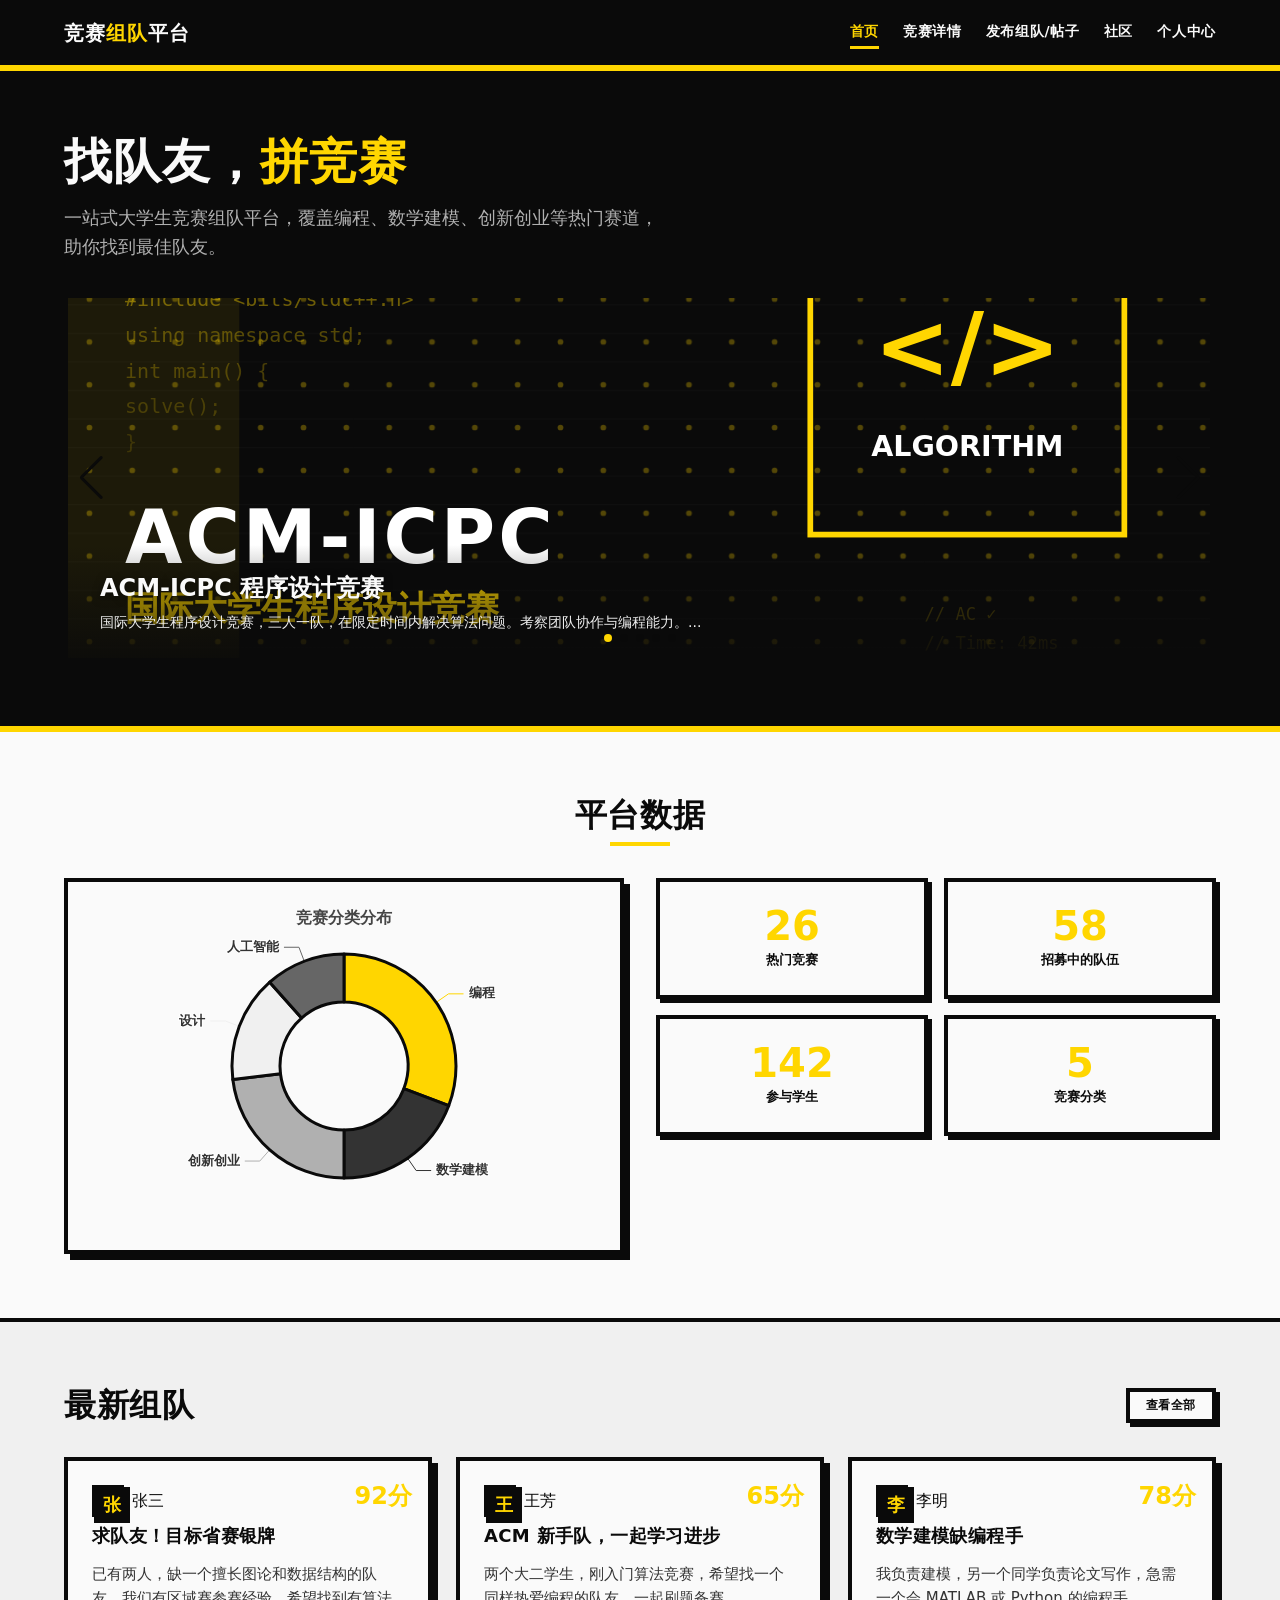
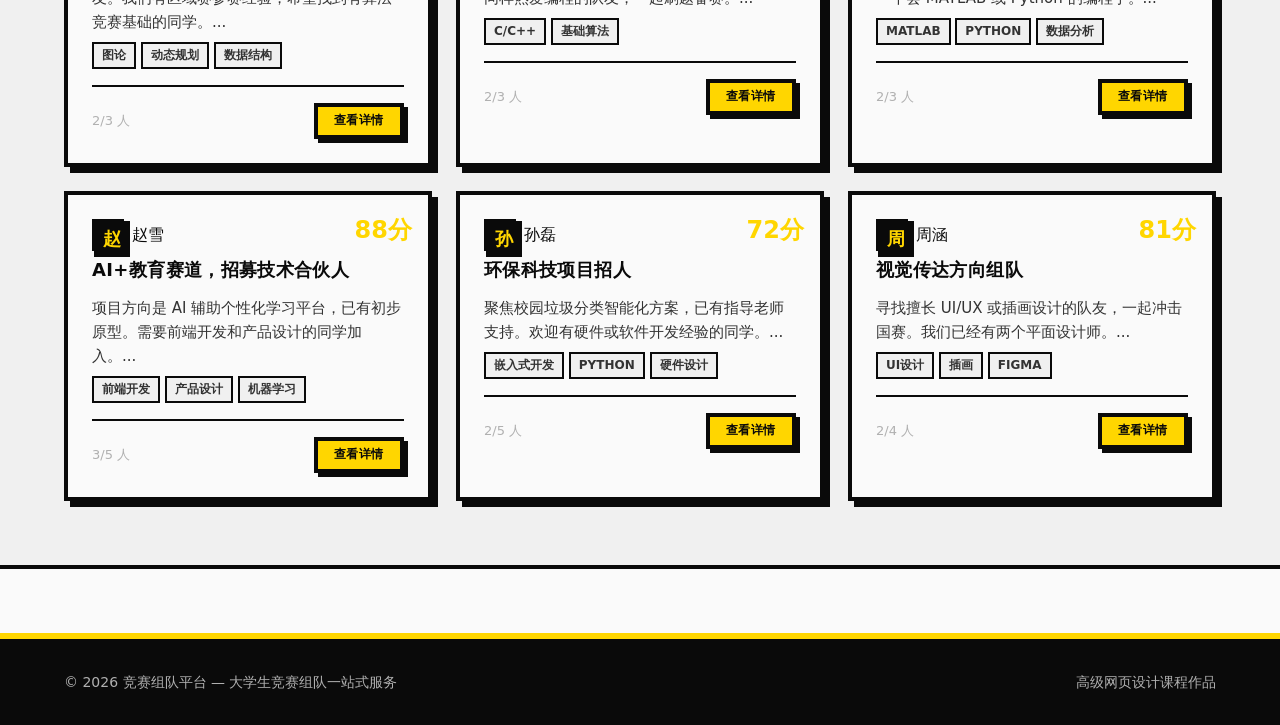
<file: index.html>
<!DOCTYPE html>
<html lang="zh-CN">
<head>
  <meta charset="UTF-8">
  <meta name="viewport" content="width=device-width, initial-scale=1.0">
  <title>竞赛组队平台 — 首页</title>
  <link rel="stylesheet" href="assets/styles/base.css">
  <link rel="stylesheet" href="assets/styles/components.css">
  <link rel="stylesheet" href="assets/styles/pages.css">
  <link rel="stylesheet" href="public/vendor/swiper/swiper-bundle.min.css">
</head>
<body>
  <main class="site-main">
    <!-- Hero 区域 -->
    <section class="hero">
      <div class="container">
        <h1 class="hero__title">找队友，<span>拼竞赛</span></h1>
        <p class="hero__subtitle">一站式大学生竞赛组队平台，覆盖编程、数学建模、创新创业等热门赛道，助你找到最佳队友。</p>
        <!-- Swiper 轮播 -->
        <div class="swiper hero-swiper">
          <div class="swiper-wrapper">
            <div class="swiper-slide">ACM-ICPC 程序设计竞赛</div>
            <div class="swiper-slide">全国大学生数学建模竞赛</div>
            <div class="swiper-slide">互联网+ 创新创业大赛</div>
            <div class="swiper-slide">大学生广告设计大赛</div>
            <div class="swiper-slide">计算机设计大赛</div>
          </div>
          <div class="swiper-pagination"></div>
          <div class="swiper-button-prev"></div>
          <div class="swiper-button-next"></div>
        </div>
      </div>
    </section>

    <!-- 数据概览 -->
    <section class="stats-section">
      <div class="container">
        <h2 class="stats-section__title">平台数据</h2>
        <div class="stats-grid">
          <div class="chart-container">
            <div id="category-chart" style="width: 100%; height: 320px;"></div>
          </div>
          <div class="stat-cards" id="stat-cards">
            <!-- JS 动态渲染 -->
          </div>
        </div>
      </div>
    </section>

    <!-- 最新组队 -->
    <section class="teasers-section">
      <div class="container">
        <div class="teasers-section__header">
          <h2>最新组队</h2>
          <a href="views/match.html" class="btn btn--outline btn--sm">查看全部</a>
        </div>
        <div class="grid grid--3" id="team-teasers">
          <!-- JS 动态渲染 -->
        </div>
      </div>
    </section>
  </main>

  <script src="public/vendor/swiper/swiper-bundle.min.js"></script>
  <script src="public/vendor/echarts/echarts.min.js"></script>
  <script type="module" src="js/index.js"></script>
</body>
</html>
</file>
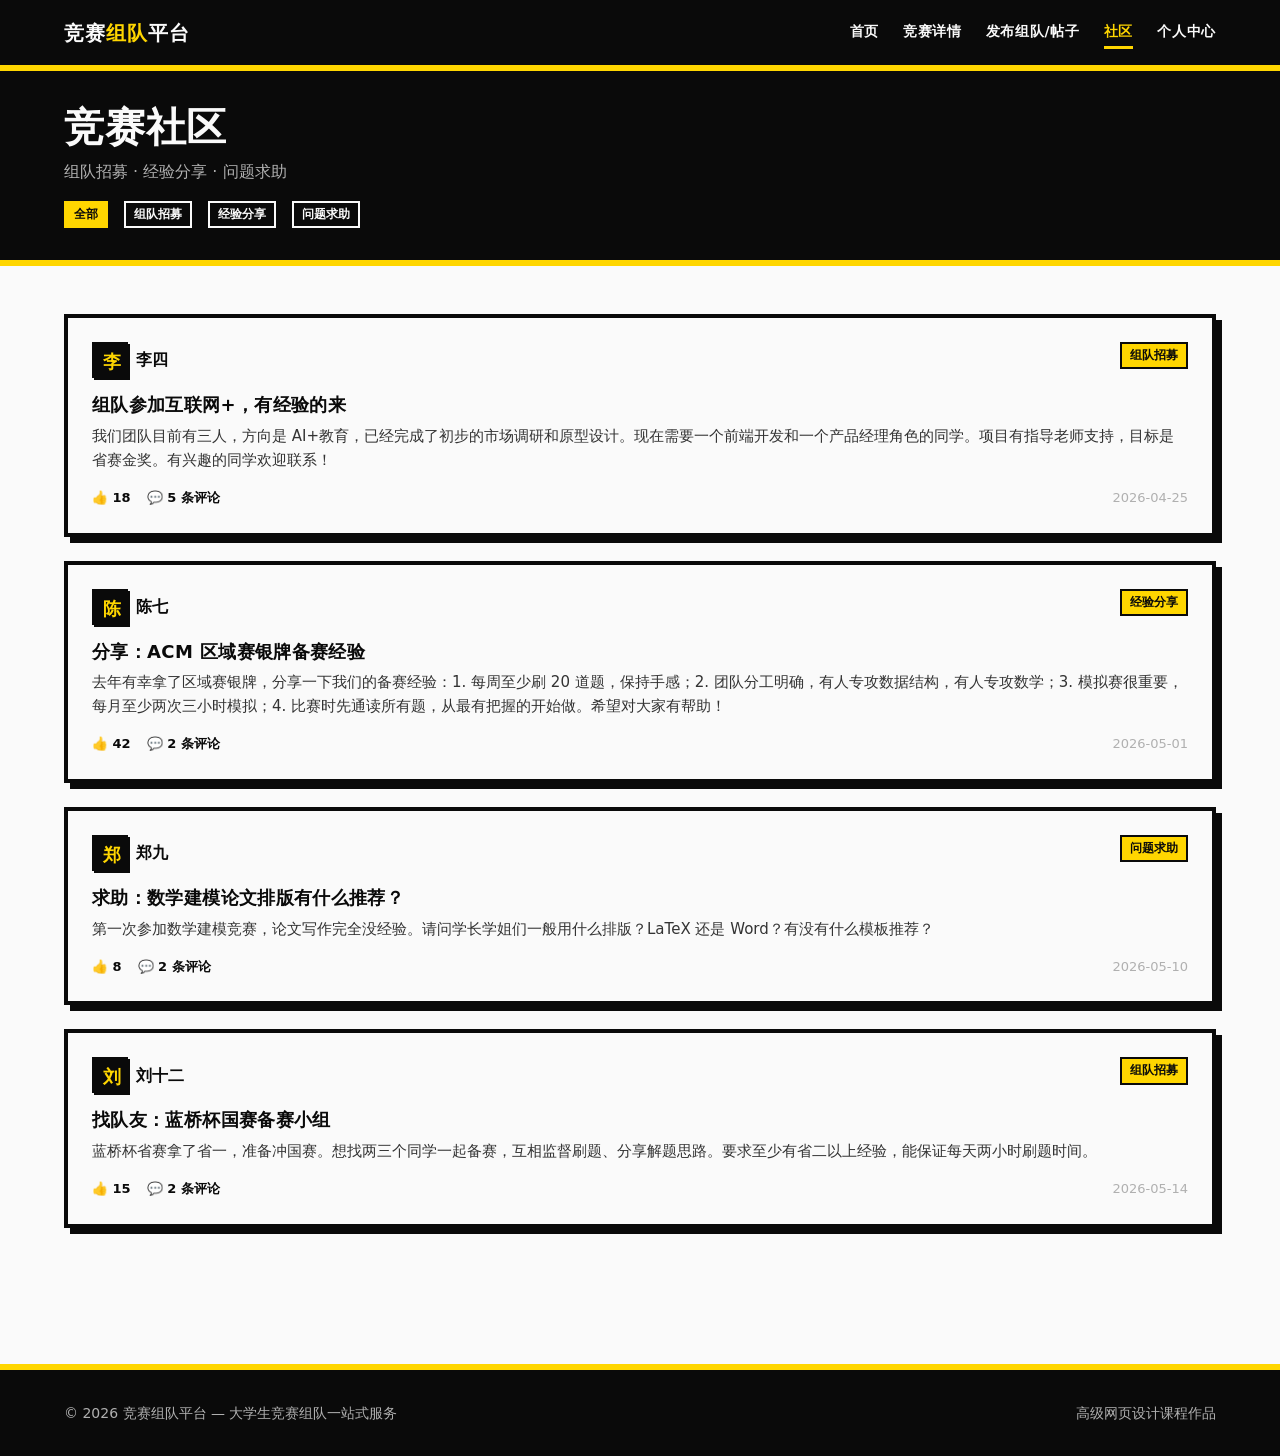
<file: views/community.html>
<!DOCTYPE html>
<html lang="zh-CN">
<head>
  <meta charset="UTF-8">
  <meta name="viewport" content="width=device-width, initial-scale=1.0">
  <title>社区 — 竞赛组队平台</title>
  <link rel="stylesheet" href="../assets/styles/base.css">
  <link rel="stylesheet" href="../assets/styles/components.css">
  <link rel="stylesheet" href="../assets/styles/pages.css">
</head>
<body>
  <main class="site-main">
    <!-- 社区头部 -->
    <section class="community-header">
      <div class="container">
        <h1>竞赛社区</h1>
        <p style="color: var(--color-gray-mid); margin-top: 8px; text-transform: none;">组队招募 · 经验分享 · 问题求助</p>
        <div class="community-tabs" id="community-tabs">
          <span class="tag active" data-category="all">全部</span>
          <span class="tag" data-category="组队招募">组队招募</span>
          <span class="tag" data-category="经验分享">经验分享</span>
          <span class="tag" data-category="问题求助">问题求助</span>
        </div>
      </div>
    </section>

    <!-- 帖子列表 -->
    <section class="community-content">
      <div class="container">
        <div id="posts-list">
          <!-- JS 动态渲染 -->
        </div>
      </div>
    </section>
  </main>

  <script type="module" src="../js/community.js"></script>
</body>
</html>
</file>
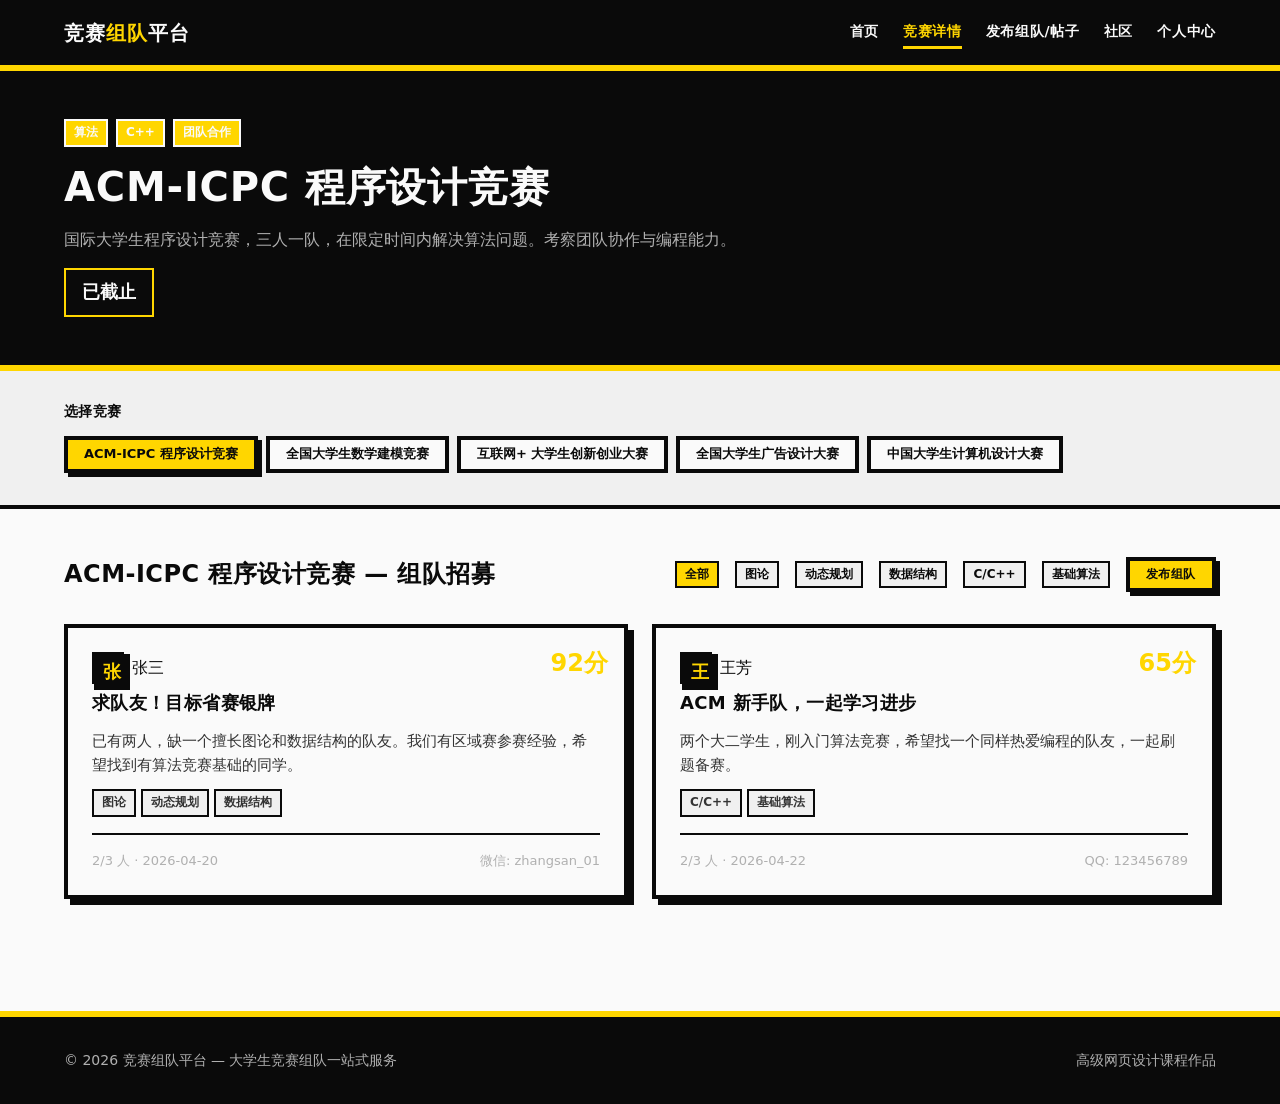
<file: views/match.html>
<!DOCTYPE html>
<html lang="zh-CN">
<head>
  <meta charset="UTF-8">
  <meta name="viewport" content="width=device-width, initial-scale=1.0">
  <title>找队友 — 竞赛组队平台</title>
  <link rel="stylesheet" href="../assets/styles/base.css">
  <link rel="stylesheet" href="../assets/styles/components.css">
  <link rel="stylesheet" href="../assets/styles/pages.css">
</head>
<body>
  <main class="site-main">
    <!-- 竞赛信息头 -->
    <section class="match-hero" id="match-hero">
      <div class="container">
        <div class="match-hero__tags" id="match-tags"></div>
        <h1 id="match-title">加载中...</h1>
        <p id="match-description" style="max-width: 700px; margin-top: 16px; color: var(--color-gray-mid); text-transform: none;"></p>
        <div class="match-hero__countdown" id="match-countdown">
          加载中...
        </div>
      </div>
    </section>

    <!-- 竞赛筛选 -->
    <section class="match-filter-section">
      <div class="container">
        <h3 class="match-filter-section__title">选择竞赛</h3>
        <div class="competition-filter-bar" id="competition-filter">
          <!-- JS 动态渲染竞赛筛选 tabs -->
        </div>
      </div>
    </section>

    <!-- 组队列表 -->
    <section class="match-content">
      <div class="container">
        <div class="match-content__header">
          <h3 id="team-section-title">组队招募</h3>
          <div style="display: flex; align-items: center; gap: var(--space-md);">
            <div class="filter-bar" id="skill-filter-bar">
              <span class="tag tag--active" data-filter="all">全部</span>
            </div>
            <a href="post.html" class="btn btn--sm">发布组队</a>
          </div>
        </div>
        <div class="grid grid--2" id="team-list">
          <!-- JS 动态渲染 -->
        </div>
      </div>
    </section>
  </main>

  <script type="module" src="../js/match.js"></script>
</body>
</html>
</file>
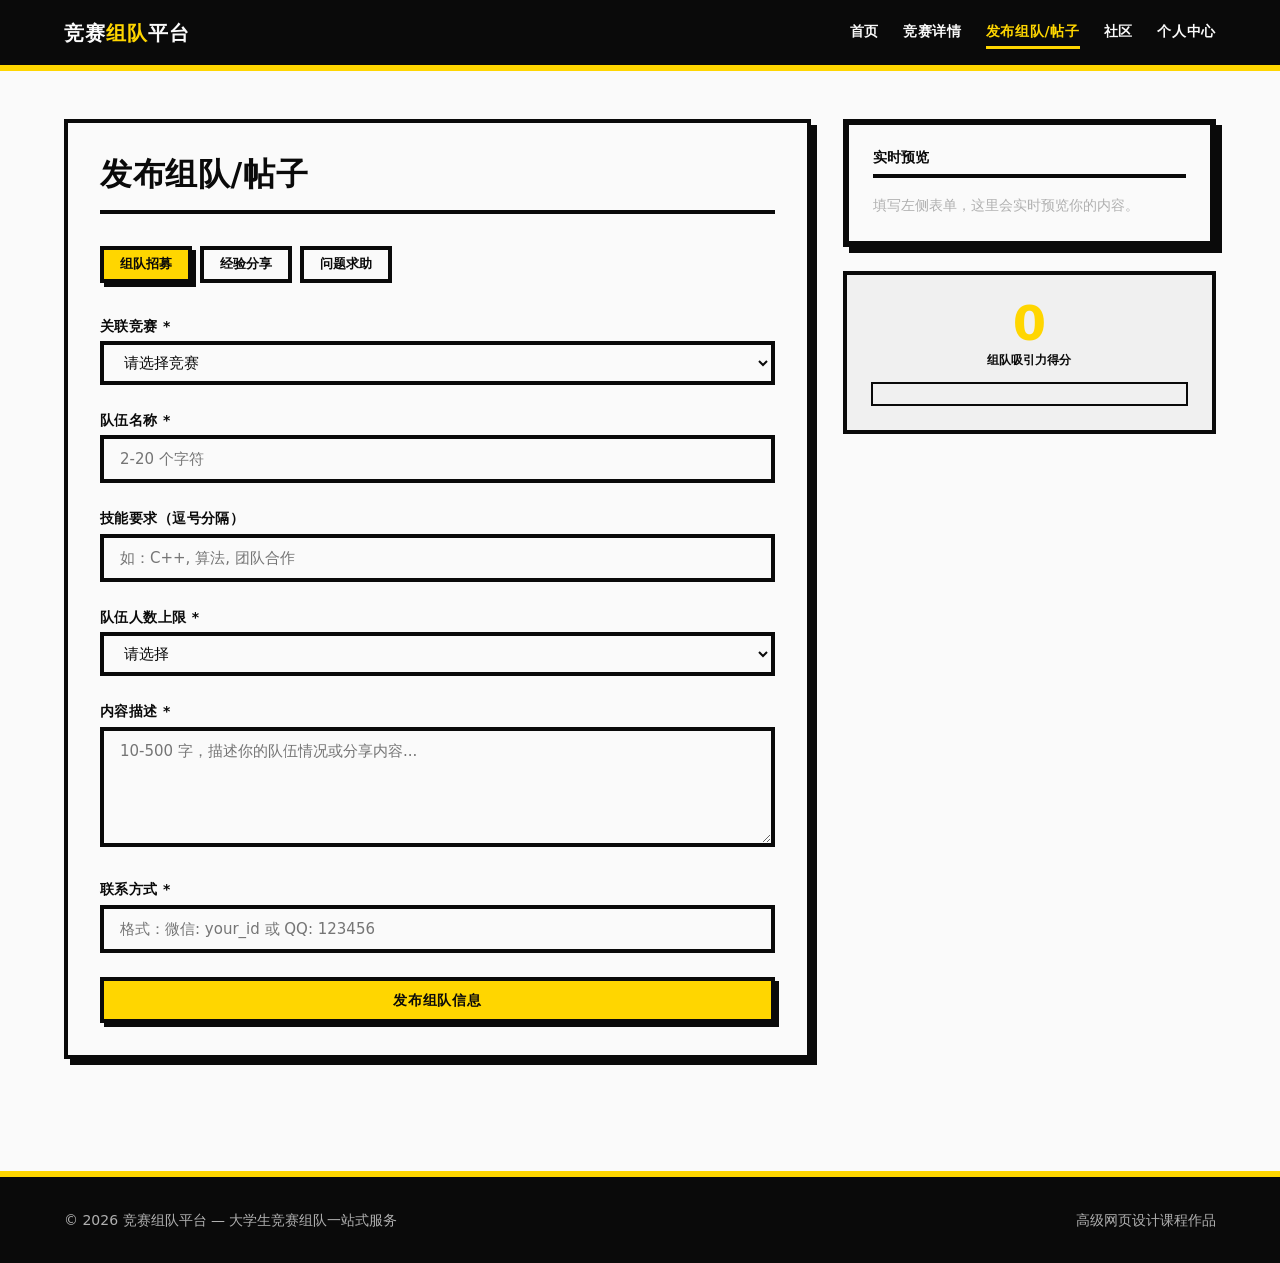
<file: views/post.html>
<!DOCTYPE html>
<html lang="zh-CN">
<head>
  <meta charset="UTF-8">
  <meta name="viewport" content="width=device-width, initial-scale=1.0">
  <title>发布组队/帖子 — 竞赛组队平台</title>
  <link rel="stylesheet" href="../assets/styles/base.css">
  <link rel="stylesheet" href="../assets/styles/components.css">
  <link rel="stylesheet" href="../assets/styles/pages.css">
</head>
<body>
  <main class="site-main">
    <div class="container">
      <div class="post-layout">
        <!-- 左侧：表单 -->
        <div class="post-form-section">
          <h2 class="post-form-section__title">发布组队/帖子</h2>

          <!-- 帖子类型切换 -->
          <div class="post-type-tabs" id="post-type-tabs">
            <span class="post-type-tab active" data-type="team">组队招募</span>
            <span class="post-type-tab" data-type="experience">经验分享</span>
            <span class="post-type-tab" data-type="help">问题求助</span>
          </div>

          <form id="post-form" novalidate>
            <!-- 关联竞赛（组队招募时显示） -->
            <div class="form-group" id="competition-group">
              <label class="form-label" for="competitionId">关联竞赛 *</label>
              <select id="competitionId" class="form-select form-input">
                <option value="">请选择竞赛</option>
              </select>
              <div class="form-error" id="competitionId-error"></div>
            </div>

            <!-- 队伍名称（组队招募时显示） -->
            <div class="form-group" id="teamName-group">
              <label class="form-label" for="teamName">队伍名称 *</label>
              <input type="text" id="teamName" class="form-input" placeholder="2-20 个字符" maxlength="20">
              <div class="form-error" id="teamName-error"></div>
            </div>

            <!-- 通用标题（经验分享/问题求助时显示） -->
            <div class="form-group" id="title-group" style="display:none;">
              <label class="form-label" for="postTitle">帖子标题 *</label>
              <input type="text" id="postTitle" class="form-input" placeholder="2-50 个字符" maxlength="50">
              <div class="form-error" id="postTitle-error"></div>
            </div>

            <div class="form-group" id="skillsRequired-group">
              <label class="form-label" for="skillsRequired">技能要求（逗号分隔）</label>
              <input type="text" id="skillsRequired" class="form-input" placeholder="如：C++, 算法, 团队合作">
            </div>

            <div class="form-group" id="maxMembers-group">
              <label class="form-label" for="maxMembers">队伍人数上限 *</label>
              <select id="maxMembers" class="form-select form-input">
                <option value="">请选择</option>
                <option value="2">2 人</option>
                <option value="3">3 人</option>
                <option value="4">4 人</option>
                <option value="5">5 人</option>
                <option value="6">6 人</option>
                <option value="7">7 人</option>
                <option value="8">8 人</option>
                <option value="9">9 人</option>
                <option value="10">10 人</option>
              </select>
              <div class="form-error" id="maxMembers-error"></div>
            </div>

            <div class="form-group">
              <label class="form-label" for="description">内容描述 *</label>
              <textarea id="description" class="form-textarea" placeholder="10-500 字，描述你的队伍情况或分享内容..." maxlength="500"></textarea>
              <div class="form-error" id="description-error"></div>
            </div>

            <div class="form-group" id="contact-group">
              <label class="form-label" for="contact">联系方式 *</label>
              <input type="text" id="contact" class="form-input" placeholder="格式：微信: your_id 或 QQ: 123456">
              <div class="form-error" id="contact-error"></div>
            </div>

            <button type="submit" class="btn btn--block" id="submit-btn">发布组队信息</button>
          </form>
        </div>

        <!-- 右侧：预览 + 得分 -->
        <div class="post-preview-section">
          <div class="preview-card">
            <h3 class="preview-card__title">实时预览</h3>
            <div id="preview-content">
              <p style="color: var(--color-gray-mid); font-size: 0.875rem; text-transform: none;">填写左侧表单，这里会实时预览你的内容。</p>
            </div>
          </div>
          <div class="score-display" id="score-section">
            <div class="score-display__number" id="score-number">0</div>
            <div class="score-display__label">组队吸引力得分</div>
            <div class="score-bar" style="margin-top: 12px;">
              <div class="score-bar__fill" id="score-bar-fill" style="width: 0%;"></div>
            </div>
          </div>
        </div>
      </div>
    </div>
  </main>

  <!-- 提交成功弹窗 -->
  <div id="success-modal" style="display:none; position:fixed; inset:0; background:rgba(0,0,0,0.6); z-index:200; align-items:center; justify-content:center;">
    <div style="background:var(--color-white); border:var(--border-heavy); box-shadow:var(--shadow-pop); padding:var(--space-xl); max-width:400px; width:90%; text-align:center;">
      <h3 style="margin-bottom:var(--space-md);">发布成功！</h3>
      <p style="color:var(--color-gray-dark); margin-bottom:var(--space-lg); text-transform: none;">你的信息已保存到本地。</p>
      <button class="btn" id="modal-close-btn">确定</button>
    </div>
  </div>

  <script type="module" src="../js/post.js"></script>
</body>
</html>
</file>
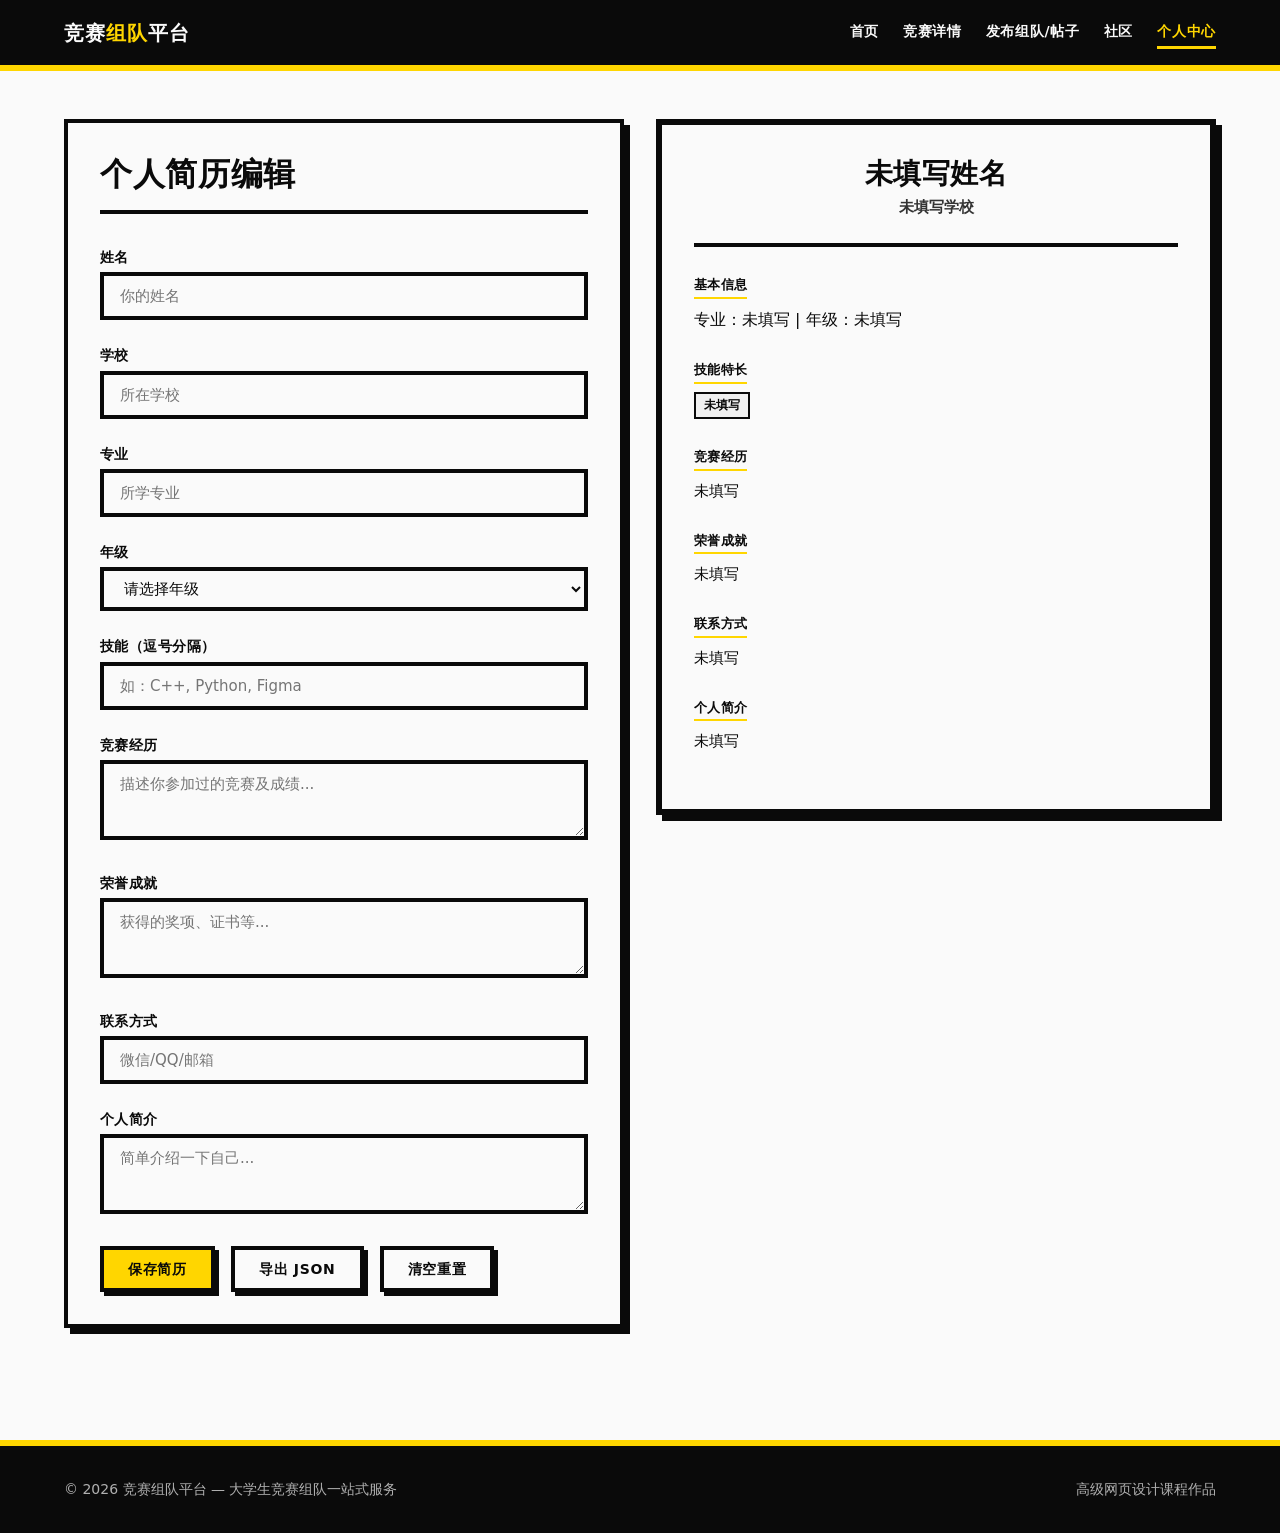
<file: views/profile.html>
<!DOCTYPE html>
<html lang="zh-CN">
<head>
  <meta charset="UTF-8">
  <meta name="viewport" content="width=device-width, initial-scale=1.0">
  <title>个人中心 — 竞赛组队平台</title>
  <link rel="stylesheet" href="../assets/styles/base.css">
  <link rel="stylesheet" href="../assets/styles/components.css">
  <link rel="stylesheet" href="../assets/styles/pages.css">
</head>
<body>
  <main class="site-main">
    <!-- 可编辑模式（当前用户） -->
    <div class="container" id="edit-mode" style="display:none;">
      <div class="profile-layout">
        <!-- 左侧：编辑表单 -->
        <div class="profile-form-section">
          <h2 class="profile-form-section__title">个人简历编辑</h2>
          <form id="profile-form">
            <div class="form-group">
              <label class="form-label" for="name">姓名</label>
              <input type="text" id="name" class="form-input" placeholder="你的姓名">
            </div>
            <div class="form-group">
              <label class="form-label" for="school">学校</label>
              <input type="text" id="school" class="form-input" placeholder="所在学校">
            </div>
            <div class="form-group">
              <label class="form-label" for="major">专业</label>
              <input type="text" id="major" class="form-input" placeholder="所学专业">
            </div>
            <div class="form-group">
              <label class="form-label" for="grade">年级</label>
              <select id="grade" class="form-select form-input">
                <option value="">请选择年级</option>
                <option value="大一">大一</option>
                <option value="大二">大二</option>
                <option value="大三">大三</option>
                <option value="大四">大四</option>
                <option value="研一">研一</option>
                <option value="研二">研二</option>
              </select>
            </div>
            <div class="form-group">
              <label class="form-label" for="skills">技能（逗号分隔）</label>
              <input type="text" id="skills" class="form-input" placeholder="如：C++, Python, Figma">
            </div>
            <div class="form-group">
              <label class="form-label" for="competitions">竞赛经历</label>
              <textarea id="competitions" class="form-textarea" placeholder="描述你参加过的竞赛及成绩..." style="min-height: 80px;"></textarea>
            </div>
            <div class="form-group">
              <label class="form-label" for="achievements">荣誉成就</label>
              <textarea id="achievements" class="form-textarea" placeholder="获得的奖项、证书等..." style="min-height: 80px;"></textarea>
            </div>
            <div class="form-group">
              <label class="form-label" for="contact">联系方式</label>
              <input type="text" id="contact" class="form-input" placeholder="微信/QQ/邮箱">
            </div>
            <div class="form-group">
              <label class="form-label" for="bio">个人简介</label>
              <textarea id="bio" class="form-textarea" placeholder="简单介绍一下自己..." style="min-height: 80px;"></textarea>
            </div>
          </form>
          <div class="profile-actions">
            <button class="btn" id="save-btn">保存简历</button>
            <button class="btn btn--outline" id="export-btn">导出 JSON</button>
            <button class="btn btn--outline" id="clear-btn">清空重置</button>
          </div>
        </div>

        <!-- 右侧：简历预览 -->
        <div class="profile-preview-section">
          <div class="resume-card" id="resume-preview">
            <div class="resume-card__header">
              <h2 class="resume-card__name" id="resume-name">未填写姓名</h2>
              <p class="resume-card__school" id="resume-school">未填写学校</p>
            </div>
            <div class="resume-card__section">
              <h4 class="resume-card__section-title">基本信息</h4>
              <p id="resume-basic" style="text-transform: none;">专业：未填写 | 年级：未填写</p>
            </div>
            <div class="resume-card__section">
              <h4 class="resume-card__section-title">技能特长</h4>
              <div class="resume-card__skills" id="resume-skills">
                <span class="tag">未填写</span>
              </div>
            </div>
            <div class="resume-card__section">
              <h4 class="resume-card__section-title">竞赛经历</h4>
              <p id="resume-competitions" style="font-size: 0.9375rem; text-transform: none;">未填写</p>
            </div>
            <div class="resume-card__section">
              <h4 class="resume-card__section-title">荣誉成就</h4>
              <p id="resume-achievements" style="font-size: 0.9375rem; text-transform: none;">未填写</p>
            </div>
            <div class="resume-card__section">
              <h4 class="resume-card__section-title">联系方式</h4>
              <p id="resume-contact" style="font-size: 0.9375rem; text-transform: none;">未填写</p>
            </div>
            <div class="resume-card__section">
              <h4 class="resume-card__section-title">个人简介</h4>
              <p id="resume-bio" style="font-size: 0.9375rem; text-transform: none;">未填写</p>
            </div>
          </div>
        </div>
      </div>
    </div>

    <!-- 只读模式（其他用户） -->
    <div class="container" id="view-mode" style="display:none;">
      <div class="profile-view-layout">
        <div class="resume-card resume-card--view">
          <div class="resume-card__header">
            <div class="resume-card__avatar-large" id="view-avatar"></div>
            <h2 class="resume-card__name" id="view-name">加载中...</h2>
            <p class="resume-card__school" id="view-school"></p>
          </div>
          <div class="resume-card__section">
            <h4 class="resume-card__section-title">基本信息</h4>
            <p id="view-basic" style="text-transform: none;">-</p>
          </div>
          <div class="resume-card__section">
            <h4 class="resume-card__section-title">技能特长</h4>
            <div class="resume-card__skills" id="view-skills">
              <span class="tag">-</span>
            </div>
          </div>
          <div class="resume-card__section">
            <h4 class="resume-card__section-title">竞赛经历</h4>
            <p id="view-competitions" style="font-size: 0.9375rem; text-transform: none;">-</p>
          </div>
          <div class="resume-card__section">
            <h4 class="resume-card__section-title">荣誉成就</h4>
            <p id="view-achievements" style="font-size: 0.9375rem; text-transform: none;">-</p>
          </div>
          <div class="resume-card__section">
            <h4 class="resume-card__section-title">联系方式</h4>
            <p id="view-contact" style="font-size: 0.9375rem; text-transform: none;">-</p>
          </div>
          <div class="resume-card__section">
            <h4 class="resume-card__section-title">个人简介</h4>
            <p id="view-bio" style="font-size: 0.9375rem; text-transform: none;">-</p>
          </div>
        </div>
      </div>
    </div>
  </main>

  <script type="module" src="../js/profile.js"></script>
</body>
</html>
</file>
<file: assets/styles/base.css>
/* assets/styles/base.css */
/* 波普黑白风 — CSS 变量、Reset、全局排版 */

:root {
  /* 色彩体系 */
  --color-black: #0a0a0a;
  --color-white: #fafafa;
  --color-yellow: #FFD600;
  --color-gray-light: #f0f0f0;
  --color-gray-mid: #b0b0b0;
  --color-gray-dark: #333;

  /* 边框 */
  --border-thick: 4px solid var(--color-black);
  --border-heavy: 6px solid var(--color-black);
  --border-thin: 2px solid var(--color-black);

  /* 阴影 */
  --shadow-pop: 6px 6px 0 var(--color-black);
  --shadow-pop-sm: 4px 4px 0 var(--color-black);
  --shadow-pop-hover: 8px 8px 0 var(--color-black);

  /* 圆角 — 波普风用直角 */
  --radius: 0;

  /* 字体 */
  --font-main: system-ui, -apple-system, "Segoe UI", Roboto, "Helvetica Neue", Arial, sans-serif;

  /* 间距 */
  --space-xs: 4px;
  --space-sm: 8px;
  --space-md: 16px;
  --space-lg: 24px;
  --space-xl: 32px;
  --space-2xl: 48px;
  --space-3xl: 64px;

  /* 容器 */
  --container-max: 1200px;
  --container-padding: 24px;
}

/* Reset */
*,
*::before,
*::after {
  margin: 0;
  padding: 0;
  box-sizing: border-box;
}

html {
  font-size: 16px;
  scroll-behavior: smooth;
}

body {
  font-family: var(--font-main);
  color: var(--color-black);
  background-color: var(--color-white);
  line-height: 1.6;
  -webkit-font-smoothing: antialiased;
}

a {
  color: var(--color-black);
  text-decoration: none;
}

img {
  max-width: 100%;
  display: block;
}

ul, ol {
  list-style: none;
}

button, input, textarea, select {
  font: inherit;
  color: inherit;
  border: none;
  background: none;
  outline: none;
}

button {
  cursor: pointer;
}

/* 排版 */
h1, h2, h3, h4, h5, h6 {
  font-weight: 900;
  line-height: 1.2;
  text-transform: uppercase;
  letter-spacing: 0.02em;
}

h1 { font-size: 2.5rem; }
h2 { font-size: 2rem; }
h3 { font-size: 1.5rem; }
h4 { font-size: 1.25rem; }

/* 容器 */
.container {
  max-width: var(--container-max);
  margin: 0 auto;
  padding: 0 var(--container-padding);
}

/* 辅助类 */
.sr-only {
  position: absolute;
  width: 1px;
  height: 1px;
  overflow: hidden;
  clip: rect(0, 0, 0, 0);
}

.text-yellow { color: var(--color-yellow); }
.bg-black { background-color: var(--color-black); color: var(--color-white); }
.bg-yellow { background-color: var(--color-yellow); }

/* 波普装饰条纹背景 */
.pop-stripe {
  background-image: repeating-linear-gradient(
    -45deg,
    transparent,
    transparent 10px,
    var(--color-gray-light) 10px,
    var(--color-gray-light) 20px
  );
}

/* 波普圆点背景 */
.pop-dots {
  background-image: radial-gradient(var(--color-gray-mid) 1px, transparent 1px);
  background-size: 16px 16px;
}
</file>
<file: assets/styles/components.css>
/* assets/styles/components.css */
/* 组件样式：页眉、页脚、卡片、按钮、表单、徽章 */

/* ========== 页眉 ========== */
.site-header {
  background-color: var(--color-black);
  color: var(--color-white);
  padding: var(--space-md) 0;
  position: sticky;
  top: 0;
  z-index: 100;
  border-bottom: var(--border-heavy);
  border-bottom-color: var(--color-yellow);
}

.site-header__inner {
  display: flex;
  align-items: center;
  justify-content: space-between;
  gap: var(--space-lg);
}

.site-header__logo {
  font-size: 1.25rem;
  font-weight: 900;
  text-transform: uppercase;
  letter-spacing: 0.05em;
  color: var(--color-white);
}

.site-header__logo span {
  color: var(--color-yellow);
}

.site-header__nav {
  display: flex;
  gap: var(--space-lg);
  align-items: center;
}

.site-header__nav a {
  color: var(--color-white);
  font-weight: 700;
  text-transform: uppercase;
  font-size: 0.875rem;
  letter-spacing: 0.05em;
  padding: var(--space-xs) 0;
  border-bottom: 3px solid transparent;
  transition: border-color 0.2s, color 0.2s;
}

.site-header__nav a:hover,
.site-header__nav a.active {
  color: var(--color-yellow);
  border-bottom-color: var(--color-yellow);
}

/* ========== 页脚 ========== */
.site-footer {
  background-color: var(--color-black);
  color: var(--color-white);
  padding: var(--space-xl) 0;
  margin-top: var(--space-3xl);
  border-top: var(--border-heavy);
  border-top-color: var(--color-yellow);
}

.site-footer__inner {
  display: flex;
  justify-content: space-between;
  align-items: center;
  gap: var(--space-lg);
}

.site-footer__text {
  font-size: 0.875rem;
  color: var(--color-gray-mid);
}

/* ========== 按钮 ========== */
.btn {
  display: inline-flex;
  align-items: center;
  justify-content: center;
  padding: var(--space-sm) var(--space-lg);
  font-weight: 700;
  font-size: 0.875rem;
  text-transform: uppercase;
  letter-spacing: 0.05em;
  border: var(--border-thick);
  background-color: var(--color-yellow);
  color: var(--color-black);
  box-shadow: var(--shadow-pop-sm);
  transition: all 0.15s ease;
  cursor: pointer;
}

.btn:hover {
  background-color: var(--color-black);
  color: var(--color-yellow);
  box-shadow: var(--shadow-pop);
  transform: translate(-2px, -2px);
}

.btn:active {
  box-shadow: none;
  transform: translate(2px, 2px);
}

.btn--outline {
  background-color: var(--color-white);
  color: var(--color-black);
}

.btn--outline:hover {
  background-color: var(--color-yellow);
  color: var(--color-black);
}

.btn--sm {
  padding: var(--space-xs) var(--space-md);
  font-size: 0.75rem;
}

.btn--block {
  display: flex;
  width: 100%;
}

/* ========== 卡片 ========== */
.card {
  background-color: var(--color-white);
  border: var(--border-thick);
  box-shadow: var(--shadow-pop);
  padding: var(--space-lg);
  transition: box-shadow 0.15s ease, transform 0.15s ease;
}

.card:hover {
  box-shadow: var(--shadow-pop-hover);
  transform: translate(-2px, -2px);
}

.card__header {
  display: flex;
  justify-content: space-between;
  align-items: flex-start;
  margin-bottom: var(--space-md);
}

.card__title {
  font-size: 1.125rem;
  font-weight: 900;
  text-transform: uppercase;
}

.card__badge {
  display: inline-block;
  padding: 2px var(--space-sm);
  font-size: 0.75rem;
  font-weight: 700;
  text-transform: uppercase;
  border: var(--border-thin);
  background-color: var(--color-yellow);
}

.card__body {
  font-size: 0.9375rem;
  line-height: 1.6;
  color: var(--color-gray-dark);
}

.card__footer {
  margin-top: var(--space-md);
  padding-top: var(--space-md);
  border-top: var(--border-thin);
  display: flex;
  justify-content: space-between;
  align-items: center;
}

.card__meta {
  font-size: 0.8125rem;
  color: var(--color-gray-mid);
}

/* ========== 表单 ========== */
.form-group {
  margin-bottom: var(--space-lg);
}

.form-label {
  display: block;
  font-weight: 700;
  font-size: 0.875rem;
  text-transform: uppercase;
  margin-bottom: var(--space-xs);
  letter-spacing: 0.03em;
}

.form-input,
.form-textarea,
.form-select {
  width: 100%;
  padding: var(--space-sm) var(--space-md);
  border: var(--border-thick);
  background-color: var(--color-white);
  font-size: 0.9375rem;
  transition: border-color 0.2s, box-shadow 0.2s;
}

.form-input:focus,
.form-textarea:focus,
.form-select:focus {
  border-color: var(--color-yellow);
  box-shadow: 0 0 0 3px rgba(255, 214, 0, 0.3);
}

.form-textarea {
  min-height: 120px;
  resize: vertical;
}

.form-error {
  font-size: 0.8125rem;
  color: #d32f2f;
  margin-top: var(--space-xs);
  font-weight: 600;
}

.form-input.error,
.form-textarea.error {
  border-color: #d32f2f;
}

/* ========== 标签 ========== */
.tag {
  display: inline-block;
  padding: 2px var(--space-sm);
  font-size: 0.75rem;
  font-weight: 700;
  border: 2px solid var(--color-black);
  background-color: var(--color-gray-light);
  text-transform: uppercase;
}

.tag--active {
  background-color: var(--color-yellow);
}

/* ========== 头像链接 ========== */
.avatar-link {
  display: inline-flex;
  text-decoration: none;
  cursor: pointer;
  transition: opacity 0.15s;
  line-height: 0;
}

.avatar-link:hover {
  opacity: 0.8;
}

.avatar-link svg {
  display: block;
}

/* ========== 得分条 ========== */
.score-bar {
  height: 24px;
  background-color: var(--color-gray-light);
  border: var(--border-thin);
  position: relative;
  overflow: hidden;
}

.score-bar__fill {
  height: 100%;
  background-color: var(--color-yellow);
  transition: width 0.3s ease;
  display: flex;
  align-items: center;
  justify-content: center;
  font-size: 0.75rem;
  font-weight: 900;
}

/* ========== 网格布局 ========== */
.grid {
  display: grid;
  gap: var(--space-lg);
}

.grid--2 { grid-template-columns: repeat(2, 1fr); }
.grid--3 { grid-template-columns: repeat(3, 1fr); }
.grid--4 { grid-template-columns: repeat(4, 1fr); }

@media (max-width: 768px) {
  .grid--2,
  .grid--3,
  .grid--4 {
    grid-template-columns: 1fr;
  }
}

@media (min-width: 769px) and (max-width: 1024px) {
  .grid--3 { grid-template-columns: repeat(2, 1fr); }
  .grid--4 { grid-template-columns: repeat(2, 1fr); }
}
</file>
<file: assets/styles/pages.css>
/* assets/styles/pages.css */
/* 各页面特有样式 */

/* ========== 首页 ========== */
.hero {
  padding: var(--space-3xl) 0;
  background-color: var(--color-black);
  color: var(--color-white);
  border-bottom: var(--border-heavy);
  border-bottom-color: var(--color-yellow);
}

.hero__title {
  font-size: 3rem;
  line-height: 1.1;
  margin-bottom: var(--space-md);
}

.hero__title span {
  color: var(--color-yellow);
}

.hero__subtitle {
  font-size: 1.125rem;
  color: var(--color-gray-mid);
  max-width: 600px;
}

/* 轮播区 */
.hero-swiper {
  margin-top: var(--space-xl);
  border: var(--border-thick);
  box-shadow: var(--shadow-pop);
}

.hero-swiper .swiper-slide {
  height: 360px;
  background-color: var(--color-black);
  border-right: var(--border-thin);
  overflow: hidden;
  position: relative;
}

.hero-swiper .swiper-slide__link {
  display: block;
  height: 100%;
  text-decoration: none;
  color: var(--color-white);
  position: relative;
}

.hero-swiper .swiper-slide__img {
  width: 100%;
  height: 100%;
  object-fit: cover;
  display: block;
}

.hero-swiper .swiper-slide__overlay {
  position: absolute;
  bottom: 0;
  left: 0;
  right: 0;
  padding: var(--space-lg) var(--space-xl);
  background: linear-gradient(transparent, rgba(10,10,10,0.85));
  display: flex;
  flex-direction: column;
  justify-content: flex-end;
}

.hero-swiper .swiper-slide__title {
  font-size: 1.5rem;
  font-weight: 900;
  text-transform: uppercase;
  color: var(--color-white);
  text-shadow: 0 2px 8px rgba(0,0,0,0.5);
}

.hero-swiper .swiper-slide__desc {
  font-size: 0.875rem;
  color: var(--color-gray-light);
  margin-top: var(--space-xs);
  text-transform: none;
}

.hero-swiper .swiper-button-next,
.hero-swiper .swiper-button-prev {
  color: var(--color-black);
}

.hero-swiper .swiper-pagination-bullet {
  background: var(--color-black);
  opacity: 0.3;
}

.hero-swiper .swiper-pagination-bullet-active {
  opacity: 1;
  background: var(--color-yellow);
}

/* 数据概览 */
.stats-section {
  padding: var(--space-3xl) 0;
}

.stats-section__title {
  margin-bottom: var(--space-xl);
  text-align: center;
}

.stats-section__title::after {
  content: '';
  display: block;
  width: 60px;
  height: 4px;
  background-color: var(--color-yellow);
  margin: var(--space-sm) auto 0;
}

.stats-grid {
  display: grid;
  grid-template-columns: 1fr 1fr;
  gap: var(--space-xl);
  align-items: start;
}

.chart-container {
  border: var(--border-thick);
  box-shadow: var(--shadow-pop);
  padding: var(--space-lg);
  background: var(--color-white);
  min-height: 350px;
}

.stat-cards {
  display: grid;
  grid-template-columns: 1fr 1fr;
  gap: var(--space-md);
}

.stat-card {
  border: var(--border-thick);
  padding: var(--space-lg);
  text-align: center;
  background: var(--color-white);
  box-shadow: var(--shadow-pop-sm);
}

.stat-card__number {
  font-size: 2.5rem;
  font-weight: 900;
  color: var(--color-yellow);
  line-height: 1;
}

.stat-card__label {
  font-size: 0.8125rem;
  font-weight: 700;
  text-transform: uppercase;
  margin-top: var(--space-xs);
}

/* 最新组队 */
.teasers-section {
  padding: var(--space-3xl) 0;
  background-color: var(--color-gray-light);
  border-top: var(--border-thick);
  border-bottom: var(--border-thick);
}

.teasers-section__header {
  display: flex;
  justify-content: space-between;
  align-items: center;
  margin-bottom: var(--space-xl);
}

/* ========== 详情页 ========== */
.match-hero {
  padding: var(--space-2xl) 0;
  background-color: var(--color-black);
  color: var(--color-white);
  border-bottom: var(--border-heavy);
  border-bottom-color: var(--color-yellow);
}

.match-filter-section {
  padding: var(--space-xl) 0;
  background: var(--color-gray-light);
  border-bottom: var(--border-thick);
}

.match-filter-section__title {
  font-size: 0.875rem;
  margin-bottom: var(--space-md);
}

.competition-filter-bar {
  display: flex;
  gap: var(--space-sm);
  flex-wrap: wrap;
}

.comp-filter-tag {
  display: inline-block;
  padding: var(--space-xs) var(--space-md);
  font-size: 0.8125rem;
  font-weight: 700;
  border: var(--border-thick);
  background: var(--color-white);
  cursor: pointer;
  transition: all 0.15s;
  text-transform: uppercase;
}

.comp-filter-tag:hover {
  background: var(--color-yellow);
}

.comp-filter-tag.active {
  background: var(--color-yellow);
  box-shadow: var(--shadow-pop-sm);
}

.match-content__header {
  display: flex;
  justify-content: space-between;
  align-items: center;
  margin-bottom: var(--space-xl);
  flex-wrap: wrap;
  gap: var(--space-md);
}

.match-hero__tags {
  display: flex;
  gap: var(--space-sm);
  margin-bottom: var(--space-md);
}

.match-hero__tags .tag {
  background-color: var(--color-yellow);
  border-color: var(--color-white);
}

.match-hero__countdown {
  display: inline-flex;
  align-items: center;
  gap: var(--space-sm);
  padding: var(--space-sm) var(--space-md);
  border: 2px solid var(--color-yellow);
  font-weight: 900;
  font-size: 1.125rem;
  margin-top: var(--space-md);
}

.match-content {
  padding: var(--space-2xl) 0;
}

.filter-bar {
  display: flex;
  gap: var(--space-md);
  flex-wrap: wrap;
}

.filter-bar .tag {
  cursor: pointer;
  transition: background-color 0.15s;
}

.filter-bar .tag:hover,
.filter-bar .tag.active {
  background-color: var(--color-yellow);
}

.team-card {
  position: relative;
}

.team-card__score {
  position: absolute;
  top: var(--space-md);
  right: var(--space-md);
  font-size: 1.5rem;
  font-weight: 900;
  color: var(--color-yellow);
}

.team-card__captain {
  display: flex;
  align-items: center;
  gap: var(--space-sm);
  margin-bottom: var(--space-sm);
}

.team-card__avatar {
  width: 32px;
  height: 32px;
  border: 2px solid var(--color-black);
  background-color: var(--color-gray-light);
}

/* ========== 发布页 ========== */
.post-layout {
  display: grid;
  grid-template-columns: 2fr 1fr;
  gap: var(--space-xl);
  padding: var(--space-2xl) 0;
  align-items: start;
}

.post-form-section {
  border: var(--border-thick);
  box-shadow: var(--shadow-pop);
  padding: var(--space-xl);
  background: var(--color-white);
}

.post-form-section__title {
  margin-bottom: var(--space-xl);
  padding-bottom: var(--space-md);
  border-bottom: var(--border-thick);
}

.post-type-tabs {
  display: flex;
  gap: var(--space-sm);
  margin-bottom: var(--space-xl);
}

.post-type-tab {
  display: inline-block;
  padding: var(--space-xs) var(--space-md);
  font-size: 0.8125rem;
  font-weight: 700;
  border: var(--border-thick);
  background: var(--color-white);
  cursor: pointer;
  transition: all 0.15s;
  text-transform: uppercase;
}

.post-type-tab:hover {
  background: var(--color-yellow);
}

.post-type-tab.active {
  background: var(--color-yellow);
  box-shadow: var(--shadow-pop-sm);
}

.post-preview-section {
  position: sticky;
  top: 100px;
}

.preview-card {
  border: var(--border-heavy);
  box-shadow: var(--shadow-pop);
  padding: var(--space-lg);
  background: var(--color-white);
}

.preview-card__title {
  margin-bottom: var(--space-md);
  padding-bottom: var(--space-sm);
  border-bottom: var(--border-thick);
  font-size: 0.875rem;
}

.score-display {
  margin-top: var(--space-lg);
  padding: var(--space-lg);
  border: var(--border-thick);
  text-align: center;
  background: var(--color-gray-light);
}

.score-display__number {
  font-size: 3rem;
  font-weight: 900;
  color: var(--color-yellow);
  line-height: 1;
}

.score-display__label {
  font-size: 0.75rem;
  font-weight: 700;
  text-transform: uppercase;
  margin-top: var(--space-xs);
}

/* ========== 社区页 ========== */
.community-header {
  padding: var(--space-xl) 0;
  background: var(--color-black);
  color: var(--color-white);
  border-bottom: var(--border-heavy);
  border-bottom-color: var(--color-yellow);
}

.community-tabs {
  display: flex;
  gap: var(--space-md);
  margin-top: var(--space-md);
}

.community-tabs .tag {
  cursor: pointer;
  border-color: var(--color-white);
  color: var(--color-white);
  background: transparent;
}

.community-tabs .tag.active {
  background: var(--color-yellow);
  color: var(--color-black);
  border-color: var(--color-yellow);
}

.community-content {
  padding: var(--space-2xl) 0;
}

.post-card {
  margin-bottom: var(--space-lg);
}

.post-card__author {
  display: flex;
  align-items: center;
  gap: var(--space-sm);
  font-weight: 700;
}

.post-card__avatar {
  width: 36px;
  height: 36px;
  border: 2px solid var(--color-black);
  background: var(--color-gray-light);
}

.post-card__actions {
  display: flex;
  gap: var(--space-md);
  margin-top: var(--space-md);
}

.post-card__actions button {
  font-size: 0.8125rem;
  font-weight: 700;
  text-transform: uppercase;
}

.like-btn.liked {
  color: var(--color-yellow);
}

/* 评论区 */
.comments-section {
  margin-top: var(--space-lg);
  padding-top: var(--space-lg);
  border-top: var(--border-thick);
}

.comments-section__title {
  font-size: 0.875rem;
  margin-bottom: var(--space-md);
}

.comment {
  padding: var(--space-md);
  border: var(--border-thin);
  margin-bottom: var(--space-sm);
  background: var(--color-gray-light);
}

.comment__header {
  display: flex;
  justify-content: space-between;
  align-items: center;
  margin-bottom: var(--space-xs);
  font-size: 0.8125rem;
}

.comment__author {
  font-weight: 700;
}

.comment__date {
  color: var(--color-gray-mid);
}

.comment__body {
  font-size: 0.9375rem;
  line-height: 1.5;
}

.comment__reply-btn {
  margin-top: var(--space-xs);
  font-size: 0.75rem;
  font-weight: 700;
  text-transform: uppercase;
  color: var(--color-gray-mid);
}

.comment__reply-btn:hover {
  color: var(--color-black);
}

.comment__replies {
  margin-top: var(--space-sm);
}

.comment__reply-form {
  margin-top: var(--space-sm);
  display: none;
}

.comment__reply-form.open {
  display: block;
}

.comment__reply-form textarea {
  width: 100%;
  min-height: 60px;
  padding: var(--space-sm);
  border: var(--border-thin);
  font-size: 0.875rem;
  resize: vertical;
}

.comment__reply-form .btn {
  margin-top: var(--space-xs);
}

/* ========== 个人页 ========== */
.profile-layout {
  display: grid;
  grid-template-columns: 1fr 1fr;
  gap: var(--space-xl);
  padding: var(--space-2xl) 0;
  align-items: start;
}

.profile-form-section {
  border: var(--border-thick);
  box-shadow: var(--shadow-pop);
  padding: var(--space-xl);
  background: var(--color-white);
}

.profile-form-section__title {
  margin-bottom: var(--space-xl);
  padding-bottom: var(--space-md);
  border-bottom: var(--border-thick);
}

.profile-preview-section {
  position: sticky;
  top: 100px;
}

.resume-card {
  border: var(--border-heavy);
  box-shadow: var(--shadow-pop);
  padding: var(--space-xl);
  background: var(--color-white);
}

.resume-card__header {
  text-align: center;
  padding-bottom: var(--space-lg);
  border-bottom: var(--border-thick);
  margin-bottom: var(--space-lg);
}

.resume-card__name {
  font-size: 1.75rem;
  margin-bottom: var(--space-xs);
}

.resume-card__school {
  font-size: 0.9375rem;
  color: var(--color-gray-dark);
  font-weight: 600;
  text-transform: none;
}

.resume-card__section {
  margin-bottom: var(--space-lg);
}

.resume-card__section-title {
  font-size: 0.8125rem;
  margin-bottom: var(--space-sm);
  padding-bottom: var(--space-xs);
  border-bottom: 2px solid var(--color-yellow);
  display: inline-block;
}

.resume-card__skills {
  display: flex;
  flex-wrap: wrap;
  gap: var(--space-xs);
}

.profile-actions {
  display: flex;
  gap: var(--space-md);
  margin-top: var(--space-lg);
}

/* 简历查看模式 */
.profile-view-layout {
  display: flex;
  justify-content: center;
  padding: var(--space-2xl) 0;
}

.resume-card--view {
  max-width: 600px;
  width: 100%;
}

.resume-card__avatar-large {
  display: flex;
  justify-content: center;
  margin-bottom: var(--space-md);
}

.resume-card__avatar-large svg {
  width: 72px;
  height: 72px;
}

/* ========== 响应式 ========== */
@media (max-width: 768px) {
  .hero__title { font-size: 2rem; }
  .stats-grid { grid-template-columns: 1fr; }
  .post-layout { grid-template-columns: 1fr; }
  .profile-layout { grid-template-columns: 1fr; }
  .post-preview-section { position: static; }
  .profile-preview-section { position: static; }
  .site-header__nav { gap: var(--space-md); }
}
</file>
